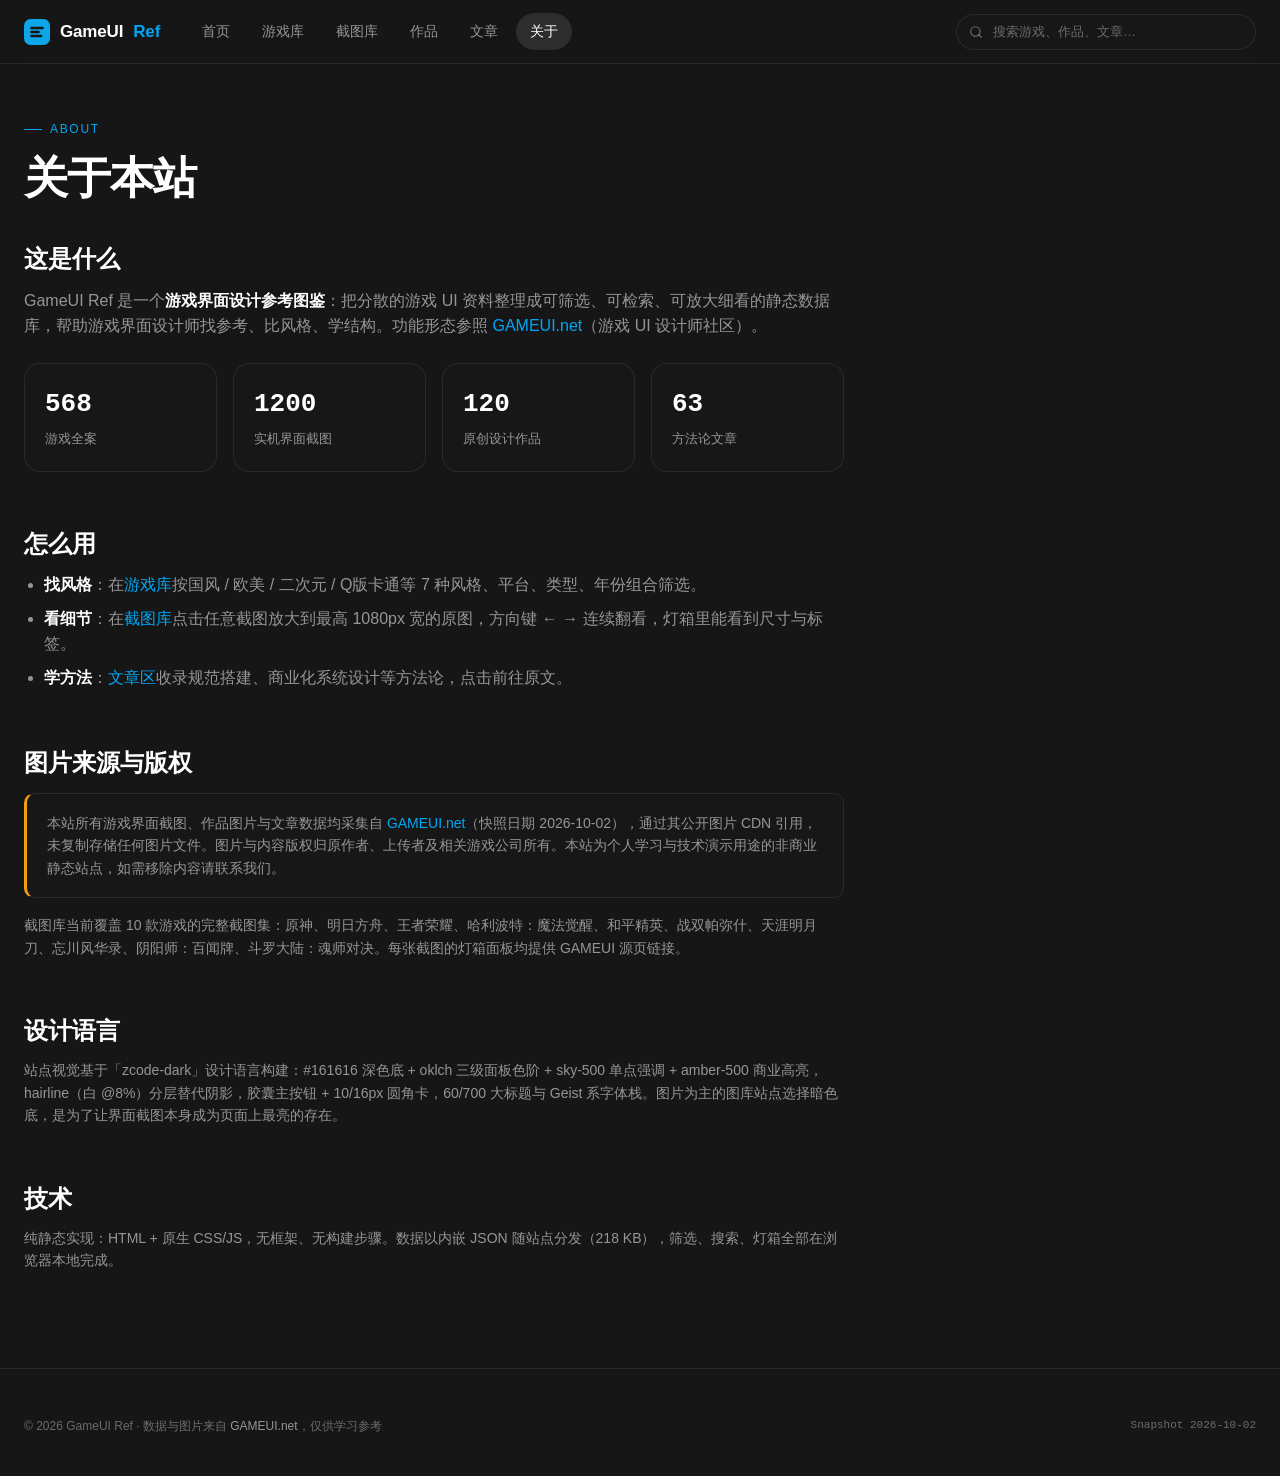
<file: about.html>
<!DOCTYPE html>
<html lang="zh-CN">
<head>
<meta charset="utf-8">
<meta name="viewport" content="width=device-width, initial-scale=1">
<title>关于本站 · GameUI Ref</title>
<meta name="description" content="GameUI Ref 是一个游戏界面设计参考图鉴的静态站点，说明数据来源、图片来源与版权声明、设计语言。">
<link rel="icon" href="data:image/svg+xml,%3Csvg xmlns='http://www.w3.org/2000/svg' viewBox='0 0 32 32'%3E%3Crect width='32' height='32' rx='8' fill='%23161616'/%3E%3Cpath d='M9 11h14M9 16h9M9 21h12' stroke='%230EA5E9' stroke-width='3' stroke-linecap='round'/%3E%3C/svg%3E">
<link rel="stylesheet" href="assets/css/main.css">
</head>
<body data-page="about">

<header class="nav">
  <div class="nav-inner">
    <a class="logo" href="index.html" aria-label="GameUI Ref 首页">
      <svg width="26" height="26" viewBox="0 0 32 32" fill="none"><rect width="32" height="32" rx="8" fill="#0EA5E9"/><path d="M9 11h14M9 16h9M9 21h12" stroke="#161616" stroke-width="3" stroke-linecap="round"/></svg>
      GameUI<em>Ref</em>
    </a>
    <nav class="nav-links" aria-label="主导航">
      <a href="index.html" data-nav="index">首页</a>
      <a href="games.html" data-nav="games">游戏库</a>
      <a href="screenshots.html" data-nav="shots">截图库</a>
      <a href="works.html" data-nav="works">作品</a>
      <a href="articles.html" data-nav="articles">文章</a>
      <a href="about.html" data-nav="about">关于</a>
    </nav>
    <div class="nav-search">
      <svg width="14" height="14" viewBox="0 0 24 24" fill="none" stroke="rgba(235,235,235,.4)" stroke-width="2" stroke-linecap="round"><circle cx="11" cy="11" r="8"/><path d="M21 21l-4.35-4.35"/></svg>
      <input id="nav-search" type="search" placeholder="搜索游戏、作品、文章…" autocomplete="off" aria-label="站内搜索">
      <div class="search-pop" id="search-pop"></div>
    </div>
  </div>
</header>

<main class="container">
  <div style="padding-top:48px;max-width:820px">
    <span class="eyebrow">ABOUT</span>
    <h1 class="h1" style="margin-top:14px;font-size:clamp(28px,3.4vw,44px)">关于本站</h1>

    <section style="margin-top:40px">
      <h2 class="h3">这是什么</h2>
      <p class="body" style="margin-top:12px">GameUI Ref 是一个<strong style="color:var(--text-1)">游戏界面设计参考图鉴</strong>：把分散的游戏 UI 资料整理成可筛选、可检索、可放大细看的静态数据库，帮助游戏界面设计师找参考、比风格、学结构。功能形态参照 <a href="https://www.gameui.net/" target="_blank" rel="noopener" style="color:var(--accent)">GAMEUI.net</a>（游戏 UI 设计师社区）。</p>
      <div style="display:grid;grid-template-columns:repeat(auto-fit,minmax(150px,1fr));gap:16px;margin-top:24px">
        <div style="border:1px solid var(--line);border-radius:var(--r-lg);padding:20px;background:var(--surface)"><b class="mono" style="font-size:26px">568</b><br><span style="font-size:13px;color:var(--text-2)">游戏全案</span></div>
        <div style="border:1px solid var(--line);border-radius:var(--r-lg);padding:20px;background:var(--surface)"><b class="mono" style="font-size:26px">1200</b><br><span style="font-size:13px;color:var(--text-2)">实机界面截图</span></div>
        <div style="border:1px solid var(--line);border-radius:var(--r-lg);padding:20px;background:var(--surface)"><b class="mono" style="font-size:26px">120</b><br><span style="font-size:13px;color:var(--text-2)">原创设计作品</span></div>
        <div style="border:1px solid var(--line);border-radius:var(--r-lg);padding:20px;background:var(--surface)"><b class="mono" style="font-size:26px">63</b><br><span style="font-size:13px;color:var(--text-2)">方法论文章</span></div>
      </div>
    </section>

    <section style="margin-top:56px">
      <h2 class="h3">怎么用</h2>
      <ul class="body" style="margin-top:12px;padding-left:20px;display:flex;flex-direction:column;gap:8px">
        <li><strong style="color:var(--text-1)">找风格</strong>：在<a href="games.html" style="color:var(--accent)">游戏库</a>按国风 / 欧美 / 二次元 / Q版卡通等 7 种风格、平台、类型、年份组合筛选。</li>
        <li><strong style="color:var(--text-1)">看细节</strong>：在<a href="screenshots.html" style="color:var(--accent)">截图库</a>点击任意截图放大到最高 1080px 宽的原图，方向键 ← → 连续翻看，灯箱里能看到尺寸与标签。</li>
        <li><strong style="color:var(--text-1)">学方法</strong>：<a href="articles.html" style="color:var(--accent)">文章区</a>收录规范搭建、商业化系统设计等方法论，点击前往原文。</li>
      </ul>
    </section>

    <section id="credits" style="margin-top:56px">
      <h2 class="h3">图片来源与版权</h2>
      <div style="border:1px solid var(--line);border-left:3px solid var(--highlight);border-radius:var(--r-md);padding:18px 20px;margin-top:14px;background:var(--surface)">
        <p class="body" style="font-size:14px">本站所有游戏界面截图、作品图片与文章数据均采集自 <a href="https://www.gameui.net/" target="_blank" rel="noopener" style="color:var(--accent)">GAMEUI.net</a>（快照日期 2026-10-02），通过其公开图片 CDN 引用，未复制存储任何图片文件。图片与内容版权归原作者、上传者及相关游戏公司所有。本站为个人学习与技术演示用途的非商业静态站点，如需移除内容请联系我们。</p>
      </div>
      <p class="body" style="margin-top:16px;font-size:14px">截图库当前覆盖 10 款游戏的完整截图集：原神、明日方舟、王者荣耀、哈利波特：魔法觉醒、和平精英、战双帕弥什、天涯明月刀、忘川风华录、阴阳师：百闻牌、斗罗大陆：魂师对决。每张截图的灯箱面板均提供 GAMEUI 源页链接。</p>
    </section>

    <section style="margin-top:56px">
      <h2 class="h3">设计语言</h2>
      <p class="body" style="margin-top:12px;font-size:14px">站点视觉基于「zcode-dark」设计语言构建：#161616 深色底 + oklch 三级面板色阶 + sky-500 单点强调 + amber-500 商业高亮，hairline（白 @8%）分层替代阴影，胶囊主按钮 + 10/16px 圆角卡，60/700 大标题与 Geist 系字体栈。图片为主的图库站点选择暗色底，是为了让界面截图本身成为页面上最亮的存在。</p>
    </section>

    <section style="margin-top:56px;margin-bottom:32px">
      <h2 class="h3">技术</h2>
      <p class="body" style="margin-top:12px;font-size:14px">纯静态实现：HTML + 原生 CSS/JS，无框架、无构建步骤。数据以内嵌 JSON 随站点分发（218 KB），筛选、搜索、灯箱全部在浏览器本地完成。</p>
    </section>
  </div>
</main>

<footer class="footer">
  <div class="container">
    <div class="footer-base" style="margin-top:0;border-top:none;padding-top:0">
      <span>© <span id="fyear">2026</span> GameUI Ref · 数据与图片来自 <a href="https://www.gameui.net/" target="_blank" rel="noopener" style="color:var(--text-2)">GAMEUI.net</a>，仅供学习参考</span>
      <span class="mono">Snapshot 2026-10-02</span>
    </div>
  </div>
</footer>

<script src="assets/js/data.js"></script>
<script src="assets/js/main.js"></script>
</body>
</html>
</file>
<file: assets/css/main.css>
/* ============================================================
   GameUI Ref · 游戏界面参考图鉴
   设计语言：design-system-extraction-2026-10 / 03-zcode
   Tailwind v4 暗色终端风 —— #161616 底 · sky-500 点睛 · hairline 分层 · 无阴影
   ============================================================ */

:root {
  /* Color · 底色三级差 */
  --bg-root: #161616;
  --surface: oklch(0.205 0 0);   /* ≈ #1C1C1C */
  --raised: oklch(0.269 0 0);    /* ≈ #2A2A2A */
  --overlay: rgba(0, 0, 0, 0.72);

  /* Color · 墨与强调 */
  --text-1: #ffffff;
  --text-2: rgba(235, 235, 235, 0.6);
  --text-3: rgba(235, 235, 235, 0.4);
  --accent: oklch(0.685 0.169 237.323);  /* sky-500 ≈ #0EA5E9 */
  --accent-soft: rgba(14, 165, 233, 0.12);
  --highlight: #f59e0b;                   /* amber-500 */
  --highlight-soft: rgba(245, 158, 11, 0.12);
  --like: #fb7185;

  /* Hairline & 无阴影体系 */
  --line: rgba(255, 255, 255, 0.08);
  --line-strong: rgba(255, 255, 255, 0.14);

  /* Radius */
  --r-sm: 8px;
  --r-md: 10px;
  --r-lg: 16px;
  --r-pill: 9999px;

  /* Type */
  --font-sans: "Geist", -apple-system, BlinkMacSystemFont, "SF Pro SC", "PingFang SC", "Hiragino Sans GB", "Microsoft YaHei", "Noto Sans SC", sans-serif;
  --font-mono: "Geist Mono", ui-monospace, "SF Mono", Menlo, Consolas, "JetBrains Mono", monospace;

  /* Space */
  --sec-y: 88px;
  --gap-1: 12px;
  --gap-2: 16px;
  --gap-3: 20px;
  --nav-h: 64px;

  --content-w: 1280px;
}

* { margin: 0; padding: 0; box-sizing: border-box; }

html { scroll-behavior: smooth; }

body {
  background: var(--bg-root);
  color: var(--text-1);
  font-family: var(--font-sans);
  font-size: 16px;
  line-height: 1.6;
  -webkit-font-smoothing: antialiased;
  text-rendering: optimizeLegibility;
}

::selection { background: var(--accent); color: #04141d; }

img { display: block; max-width: 100%; }
a { color: inherit; text-decoration: none; }
button { font-family: inherit; cursor: pointer; }
input, select { font-family: inherit; }

/* ---------- 排版阶梯：60/700 · 36/600 · 24/600 · 16/400 · 13/500 ---------- */
.h1 { font-size: clamp(34px, 4.6vw, 60px); font-weight: 700; line-height: 1.15; letter-spacing: -0.02em; }
.h2 { font-size: clamp(24px, 3vw, 36px); font-weight: 600; line-height: 1.25; letter-spacing: -0.01em; }
.h3 { font-size: 24px; font-weight: 600; line-height: 1.35; }
.body { font-size: 16px; font-weight: 400; color: var(--text-2); }
.ui { font-size: 13px; font-weight: 500; }
.mono { font-family: var(--font-mono); }
.num { font-family: var(--font-mono); font-variant-numeric: tabular-nums; }

.eyebrow {
  font-size: 12px; font-weight: 500; color: var(--accent);
  letter-spacing: 0.14em; text-transform: uppercase;
  display: inline-flex; align-items: center; gap: 8px;
}
.eyebrow::before { content: ""; width: 18px; height: 1px; background: var(--accent); }

/* ---------- 布局 ---------- */
.container { max-width: var(--content-w); margin: 0 auto; padding: 0 24px; }
.section { padding: var(--sec-y) 0 0; }
.section:last-of-type { padding-bottom: 96px; }

.sec-head { display: flex; align-items: flex-end; justify-content: space-between; gap: 24px; margin-bottom: 32px; }
.sec-head .more { font-size: 13px; font-weight: 500; color: var(--text-2); transition: color 0.2s; white-space: nowrap; }
.sec-head .more:hover { color: var(--accent); }

/* ---------- 导航 ---------- */
.nav {
  position: sticky; top: 0; z-index: 50;
  height: var(--nav-h);
  background: rgba(22, 22, 22, 0.82);
  backdrop-filter: blur(14px);
  -webkit-backdrop-filter: blur(14px);
  border-bottom: 1px solid var(--line);
}
.nav-inner { max-width: var(--content-w); margin: 0 auto; padding: 0 24px; height: 100%; display: flex; align-items: center; gap: 28px; }
.logo { display: flex; align-items: center; gap: 10px; font-weight: 700; font-size: 17px; letter-spacing: -0.01em; flex-shrink: 0; }
.logo svg { display: block; }
.logo em { font-style: normal; color: var(--accent); }
.nav-links { display: flex; gap: 4px; flex: 1; }
.nav-links a {
  font-size: 14px; font-weight: 500; color: var(--text-2);
  padding: 7px 14px; border-radius: var(--r-pill);
  transition: color 0.15s, background 0.15s;
}
.nav-links a:hover { color: var(--text-1); background: rgba(255, 255, 255, 0.06); }
.nav-links a.on { color: var(--text-1); background: rgba(255, 255, 255, 0.1); }

.nav-search { position: relative; width: 300px; flex-shrink: 0; }
.nav-search input {
  width: 100%; height: 36px; padding: 0 14px 0 36px;
  background: var(--surface); border: 1px solid var(--line); border-radius: var(--r-pill);
  color: var(--text-1); font-size: 13px; outline: none;
  transition: border-color 0.15s, background 0.15s;
}
.nav-search input::placeholder { color: var(--text-3); }
.nav-search input:focus { border-color: rgba(14, 165, 233, 0.5); background: var(--raised); }
.nav-search > svg { position: absolute; left: 13px; top: 50%; transform: translateY(-50%); pointer-events: none; }

.search-pop {
  position: absolute; top: 44px; left: 0; right: 0;
  background: var(--surface); border: 1px solid var(--line-strong); border-radius: var(--r-lg);
  padding: 8px; display: none; max-height: 420px; overflow: auto;
  box-shadow: 0 16px 48px rgba(0, 0, 0, 0.5);
}
.search-pop.open { display: block; }
.search-pop a {
  display: flex; align-items: center; gap: 10px; padding: 8px 10px; border-radius: var(--r-md);
  font-size: 13px; color: var(--text-2);
}
.search-pop a:hover { background: rgba(255, 255, 255, 0.06); color: var(--text-1); }
.search-pop a img { width: 44px; height: 33px; object-fit: cover; border-radius: 6px; flex-shrink: 0; background: var(--raised); }
.search-pop .sp-label { font-size: 11px; color: var(--text-3); padding: 8px 10px 2px; letter-spacing: 0.08em; }
.search-pop b { color: var(--accent); font-weight: 600; }

/* ---------- 按钮：白胶囊主 CTA + Ghost ---------- */
.btn {
  display: inline-flex; align-items: center; justify-content: center; gap: 8px;
  border: none; border-radius: var(--r-pill);
  font-size: 14px; font-weight: 500; line-height: 1;
  transition: background 0.15s, color 0.15s, border-color 0.15s, transform 0.1s;
  text-align: center;
}
.btn:active { transform: scale(0.98); }
.btn-primary { background: #ffffff; color: #111; height: 44px; padding: 0 26px; }
.btn-primary:hover { background: rgba(255, 255, 255, 0.88); }
.btn-ghost {
  background: transparent; color: rgba(255, 255, 255, 0.9);
  border: 1px solid var(--line-strong); height: 40px; padding: 0 20px; border-radius: var(--r-md);
}
.btn-ghost:hover { background: rgba(255, 255, 255, 0.08); }
.btn-sky { background: var(--accent); color: #04141d; height: 44px; padding: 0 26px; }
.btn-sky:hover { background: oklch(0.72 0.17 237.323); }
.btn-sm { height: 32px; padding: 0 16px; font-size: 13px; }

/* ---------- 徽章 ---------- */
.badge {
  display: inline-flex; align-items: center; gap: 4px;
  padding: 3px 8px; border-radius: var(--r-pill);
  font-size: 11px; font-weight: 500; line-height: 1.4;
}
.badge-amber { background: var(--highlight-soft); color: var(--highlight); }
.badge-sky { background: var(--accent-soft); color: var(--accent); }
.badge-neutral { background: rgba(255, 255, 255, 0.1); color: var(--text-2); }

/* ---------- Hero ---------- */
.hero { position: relative; overflow: hidden; border-bottom: 1px solid var(--line); }
.hero-bg {
  position: absolute; inset: 0; z-index: 0;
  display: grid; grid-template-columns: repeat(6, 1fr); gap: 1px; opacity: 0.16;
  mask-image: linear-gradient(180deg, rgba(0,0,0,0.9), rgba(0,0,0,0.25) 55%, transparent 92%);
  -webkit-mask-image: linear-gradient(180deg, rgba(0,0,0,0.9), rgba(0,0,0,0.25) 55%, transparent 92%);
}
.hero-bg img { width: 100%; height: 100%; object-fit: cover; }
.hero-bg::after { content: ""; position: absolute; inset: 0; background: radial-gradient(80% 60% at 50% 0%, transparent 30%, var(--bg-root) 100%); }
.hero-inner { position: relative; z-index: 1; padding: 108px 0 96px; text-align: center; }
.hero .sub { max-width: 560px; margin: 20px auto 0; color: var(--text-2); font-size: 17px; }
.hero-cta { display: flex; gap: 14px; justify-content: center; margin-top: 36px; }
.hero-stats { display: flex; justify-content: center; gap: 64px; margin-top: 72px; }
.hero-stats .st { text-align: center; }
.hero-stats .st b { display: block; font-size: 34px; font-weight: 700; font-family: var(--font-mono); font-variant-numeric: tabular-nums; letter-spacing: -0.02em; }
.hero-stats .st span { font-size: 13px; color: var(--text-2); }
.hero-stats .st em { font-style: normal; color: var(--accent); }

/* ---------- 风格合辑卡 ---------- */
.style-grid { display: grid; grid-template-columns: repeat(4, 1fr); gap: var(--gap-2); }
.style-card {
  position: relative; border-radius: var(--r-lg); overflow: hidden;
  border: 1px solid var(--line); background: var(--surface);
  aspect-ratio: 16 / 9; display: block;
  transition: border-color 0.2s;
}
.style-card:hover { border-color: rgba(14, 165, 233, 0.45); }
.style-card img { position: absolute; inset: 0; width: 100%; height: 100%; object-fit: cover; opacity: 0.5; transition: opacity 0.25s, transform 0.35s; }
.style-card:hover img { opacity: 0.68; transform: scale(1.04); }
.style-card::after { content: ""; position: absolute; inset: 0; background: linear-gradient(180deg, rgba(22,22,22,0.1), rgba(22,22,22,0.86)); }
.style-card .sc-txt { position: absolute; left: 18px; bottom: 14px; z-index: 1; }
.style-card .sc-txt b { display: block; font-size: 19px; font-weight: 600; }
.style-card .sc-txt span { font-size: 12px; color: var(--text-2); font-family: var(--font-mono); }

/* ---------- 游戏卡 ---------- */
.game-grid { display: grid; grid-template-columns: repeat(4, 1fr); gap: var(--gap-3) var(--gap-2); }
.game-card { display: flex; flex-direction: column; gap: 10px; }
.gc-cover {
  position: relative; border-radius: var(--r-lg); overflow: hidden;
  border: 1px solid var(--line); background: var(--surface); aspect-ratio: 4 / 3; cursor: pointer;
}
.gc-cover img { width: 100%; height: 100%; object-fit: cover; transition: transform 0.4s ease; }
.game-card:hover .gc-cover img { transform: scale(1.05); }
.gc-cover .gc-cnt {
  position: absolute; right: 8px; bottom: 8px;
  background: rgba(0, 0, 0, 0.62); backdrop-filter: blur(4px);
  border-radius: var(--r-pill); padding: 3px 9px;
  font-size: 11px; font-family: var(--font-mono); color: #fff;
  display: inline-flex; align-items: center; gap: 4px;
}
.gc-cover .gc-new { position: absolute; left: 8px; top: 8px; background: var(--highlight); color: #231a05; border-radius: 4px; padding: 2px 6px; font-size: 10px; font-weight: 700; letter-spacing: 0.06em; }
.gc-cover .gc-meta { position: absolute; left: 0; right: 0; bottom: 0; padding: 22px 10px 8px; font-size: 11px; color: rgba(255,255,255,0.85); background: linear-gradient(transparent, rgba(0,0,0,0.55)); opacity: 0; transition: opacity 0.2s; white-space: nowrap; overflow: hidden; text-overflow: ellipsis; }
.game-card:hover .gc-meta { opacity: 1; }
.gc-title { font-size: 14px; font-weight: 600; white-space: nowrap; overflow: hidden; text-overflow: ellipsis; padding: 0 2px; }
.gc-sub { display: flex; align-items: center; gap: 8px; padding: 0 2px; font-size: 12px; color: var(--text-2); }
.gc-sub .avatar { width: 18px; height: 18px; border-radius: 50%; background: var(--raised); color: var(--text-2); font-size: 10px; display: inline-flex; align-items: center; justify-content: center; flex-shrink: 0; }
.gc-sub .nm { flex: 1; white-space: nowrap; overflow: hidden; text-overflow: ellipsis; }
.gc-sub .st { display: inline-flex; align-items: center; gap: 3px; font-family: var(--font-mono); font-size: 11px; color: var(--text-3); }
.gc-sub .st svg { opacity: 0.7; }

/* ---------- 筛选侧栏（games） ---------- */
.library { display: grid; grid-template-columns: 236px 1fr; gap: 40px; align-items: start; padding-top: 40px; }
.filters { position: sticky; top: calc(var(--nav-h) + 20px); display: flex; flex-direction: column; gap: 4px; }
.fgroup { border-bottom: 1px solid var(--line); padding: 14px 0; }
.fgroup:last-child { border-bottom: none; }
.fgroup > b { display: flex; font-size: 13px; font-weight: 600; padding: 0 10px 8px; }
.fopt {
  display: flex; align-items: center; gap: 8px; width: 100%;
  padding: 7px 10px; border: none; background: none; text-align: left;
  font-size: 13px; color: var(--text-2); border-radius: var(--r-md);
  transition: background 0.12s, color 0.12s;
}
.fopt:hover { background: rgba(255, 255, 255, 0.05); color: var(--text-1); }
.fopt.on { color: var(--accent); background: var(--accent-soft); }
.fopt .dot { width: 6px; height: 6px; border-radius: 50%; border: 1.5px solid var(--text-3); flex-shrink: 0; transition: background 0.12s, border-color 0.12s; }
.fopt.on .dot { background: var(--accent); border-color: var(--accent); }
.fopt .cnt { margin-left: auto; font-family: var(--font-mono); font-size: 11px; color: var(--text-3); }

.lib-toolbar { display: flex; align-items: center; gap: 12px; margin-bottom: 24px; flex-wrap: wrap; }
.lib-count { font-size: 13px; color: var(--text-2); }
.lib-count b { color: var(--text-1); font-family: var(--font-mono); }
.chip {
  height: 30px; padding: 0 14px; display: inline-flex; align-items: center; gap: 6px;
  border: 1px solid var(--line-strong); border-radius: var(--r-pill);
  background: transparent; color: var(--text-2); font-size: 12.5px; font-weight: 500;
  transition: all 0.15s;
}
.chip:hover { color: var(--text-1); background: rgba(255, 255, 255, 0.06); }
.chip.on { background: #fff; color: #111; border-color: #fff; }
.lib-search {
  height: 36px; padding: 0 14px; margin-left: auto;
  background: var(--surface); border: 1px solid var(--line); border-radius: var(--r-md);
  color: var(--text-1); font-size: 13px; outline: none; width: 220px;
}
.lib-search:focus { border-color: rgba(14, 165, 233, 0.5); }
select.sort {
  height: 36px; padding: 0 10px; background: var(--surface); color: var(--text-1);
  border: 1px solid var(--line); border-radius: var(--r-md); font-size: 13px; outline: none;
}

/* ---------- 截图瀑布流 ---------- */
.masonry { column-count: 4; column-gap: var(--gap-2); }
@media (max-width: 1100px) { .masonry { column-count: 3; } }
@media (max-width: 800px) { .masonry { column-count: 2; } }
.shot {
  break-inside: avoid; margin-bottom: var(--gap-2);
  border-radius: var(--r-md); overflow: hidden; cursor: zoom-in;
  border: 1px solid var(--line); background: var(--surface);
  position: relative; display: block; width: 100%; padding: 0; text-align: left;
}
.shot img { width: 100%; height: auto; opacity: 0; transition: opacity 0.4s; }
.shot img.ld { opacity: 1; }
.shot .sh-cap {
  position: absolute; left: 0; right: 0; bottom: 0;
  padding: 26px 10px 8px; font-size: 12px; color: #fff;
  background: linear-gradient(transparent, rgba(0, 0, 0, 0.7));
  opacity: 0; transition: opacity 0.18s;
  display: flex; align-items: center; justify-content: space-between; gap: 8px;
}
.shot:hover .sh-cap { opacity: 1; }
.shot .sh-cap .mono { font-size: 10.5px; color: rgba(255,255,255,0.6); }

/* ---------- 灯箱 ---------- */
.lightbox {
  position: fixed; inset: 0; z-index: 100; display: none;
  background: var(--overlay); backdrop-filter: blur(10px);
}
.lightbox.open { display: flex; }
.lb-stage { flex: 1; display: flex; align-items: center; justify-content: center; position: relative; min-width: 0; padding: 48px 24px; }
.lb-stage img { max-width: 100%; max-height: calc(100vh - 96px); border-radius: var(--r-md); border: 1px solid var(--line-strong); }
.lb-side {
  width: 340px; flex-shrink: 0; background: var(--bg-root);
  border-left: 1px solid var(--line); padding: 28px 24px; overflow: auto;
  display: flex; flex-direction: column; gap: 18px;
}
.lb-side .game { font-size: 18px; font-weight: 600; line-height: 1.4; }
.lb-side .game a { color: var(--accent); }
.lb-row { display: flex; justify-content: space-between; font-size: 13px; }
.lb-row .k { color: var(--text-3); }
.lb-row .v { color: var(--text-2); font-family: var(--font-mono); font-size: 12.5px; text-align: right; }
.lb-tags { display: flex; flex-wrap: wrap; gap: 8px; }
.lb-x { position: absolute; top: 18px; right: 22px; z-index: 5; }
.lb-nav {
  position: absolute; top: 50%; transform: translateY(-50%);
  width: 44px; height: 44px; border-radius: 50%;
  background: rgba(255, 255, 255, 0.08); border: 1px solid var(--line-strong);
  color: #fff; display: flex; align-items: center; justify-content: center;
  transition: background 0.15s;
}
.lb-nav:hover { background: rgba(255, 255, 255, 0.18); }
.lb-prev { left: 18px; } .lb-next { right: 18px; }

/* ---------- 作品卡 / 文章卡 ---------- */
.work-grid { display: grid; grid-template-columns: repeat(3, 1fr); gap: var(--gap-3) var(--gap-2); }
.work-card { border: 1px solid var(--line); border-radius: var(--r-lg); overflow: hidden; background: var(--surface); transition: border-color 0.2s; }
.work-card:hover { border-color: var(--line-strong); }
.wc-cover { aspect-ratio: 16 / 10; overflow: hidden; cursor: zoom-in; background: var(--raised); }
.wc-cover img { width: 100%; height: 100%; object-fit: cover; transition: transform 0.4s; }
.work-card:hover .wc-cover img { transform: scale(1.04); }
.wc-body { padding: 16px 18px 14px; display: flex; flex-direction: column; gap: 6px; }
.wc-title { font-size: 14.5px; font-weight: 600; line-height: 1.45; }
.wc-sub { display: flex; align-items: center; gap: 8px; font-size: 12.5px; color: var(--text-2); }
.wc-sub .avatar { width: 18px; height: 18px; border-radius: 50%; background: var(--raised); display: inline-flex; align-items: center; justify-content: center; font-size: 10px; }
.wc-sub .st { margin-left: auto; display: inline-flex; gap: 10px; font-family: var(--font-mono); font-size: 11px; color: var(--text-3); }

.article-list { display: flex; flex-direction: column; gap: var(--gap-2); max-width: 860px; }
.article-card {
  display: grid; grid-template-columns: 168px 1fr; gap: 20px; align-items: center;
  border: 1px solid var(--line); border-radius: var(--r-lg); overflow: hidden;
  background: var(--surface); transition: border-color 0.2s;
}
.article-card:hover { border-color: var(--line-strong); }
.article-card .ac-cover { aspect-ratio: 4 / 3; overflow: hidden; background: var(--raised); }
.article-card .ac-cover img { width: 100%; height: 100%; object-fit: cover; transition: transform 0.4s; }
.article-card:hover .ac-cover img { transform: scale(1.04); }
.ac-body { padding: 18px 22px 18px 0; display: flex; flex-direction: column; gap: 8px; }
.ac-title { font-size: 16.5px; font-weight: 600; line-height: 1.45; }
.ac-meta { font-size: 12.5px; color: var(--text-2); display: flex; gap: 14px; }
.ac-meta .mono { font-size: 11.5px; }

/* ---------- 页脚 ---------- */
.footer { border-top: 1px solid var(--line); margin-top: 96px; padding: 48px 0 40px; }
.footer-grid { display: flex; justify-content: space-between; gap: 40px; flex-wrap: wrap; }
.footer .fg-brand { max-width: 380px; display: flex; flex-direction: column; gap: 12px; }
.footer p { font-size: 13px; color: var(--text-2); }
.footer .fg-cols { display: flex; gap: 72px; }
.footer .fg-col b { display: block; font-size: 13px; margin-bottom: 12px; }
.footer .fg-col a { display: block; font-size: 13px; color: var(--text-2); padding: 4px 0; transition: color 0.15s; }
.footer .fg-col a:hover { color: var(--accent); }
.footer-base { margin-top: 40px; padding-top: 20px; border-top: 1px solid var(--line); display: flex; justify-content: space-between; gap: 16px; flex-wrap: wrap; font-size: 12px; color: var(--text-3); }
.footer-base .mono { font-size: 11px; }

/* ---------- 空态 ---------- */
.empty { padding: 80px 0; text-align: center; color: var(--text-2); font-size: 14px; display: none; }
.empty.show { display: block; }

/* ---------- 响应式 ---------- */
@media (max-width: 1024px) {
  .library { grid-template-columns: 1fr; }
  .filters { position: static; flex-direction: row; flex-wrap: wrap; }
  .fgroup { border: 1px solid var(--line); border-radius: var(--r-lg); padding: 12px 14px; flex: 1 1 220px; }
  .game-grid { grid-template-columns: repeat(3, 1fr); }
  .style-grid { grid-template-columns: repeat(2, 1fr); }
  .work-grid { grid-template-columns: repeat(2, 1fr); }
  .nav-search { display: none; }
  .hero-stats { gap: 36px; }
}
@media (max-width: 640px) {
  .game-grid { grid-template-columns: repeat(2, 1fr); }
  .work-grid { grid-template-columns: 1fr; }
  .masonry { column-count: 2; }
  .lightbox { flex-direction: column; }
  .lb-side { width: 100%; border-left: none; border-top: 1px solid var(--line); max-height: 42vh; }
  .lb-stage { padding: 56px 12px 12px; }
  .hero-inner { padding: 72px 0 64px; }
  .hero-stats { flex-wrap: wrap; margin-top: 48px; }
  :root { --sec-y: 64px; }
  .nav-links { overflow-x: auto; }
  .article-card { grid-template-columns: 120px 1fr; }
  .ac-body { padding: 12px 14px 12px 0; }
}

/* ---------- 动效（解释工具，非装饰） ---------- */
@media (prefers-reduced-motion: reduce) {
  *, *::before, *::after { transition: none !important; animation: none !important; }
  html { scroll-behavior: auto; }
}
.reveal { opacity: 0; transform: translateY(14px); transition: opacity 0.5s ease, transform 0.5s ease; }
.reveal.in { opacity: 1; transform: none; }

/* 滚动条（暗色） */
::-webkit-scrollbar { width: 10px; height: 10px; }
::-webkit-scrollbar-thumb { background: var(--raised); border-radius: 5px; border: 2px solid var(--bg-root); }
::-webkit-scrollbar-track { background: transparent; }
</file>
